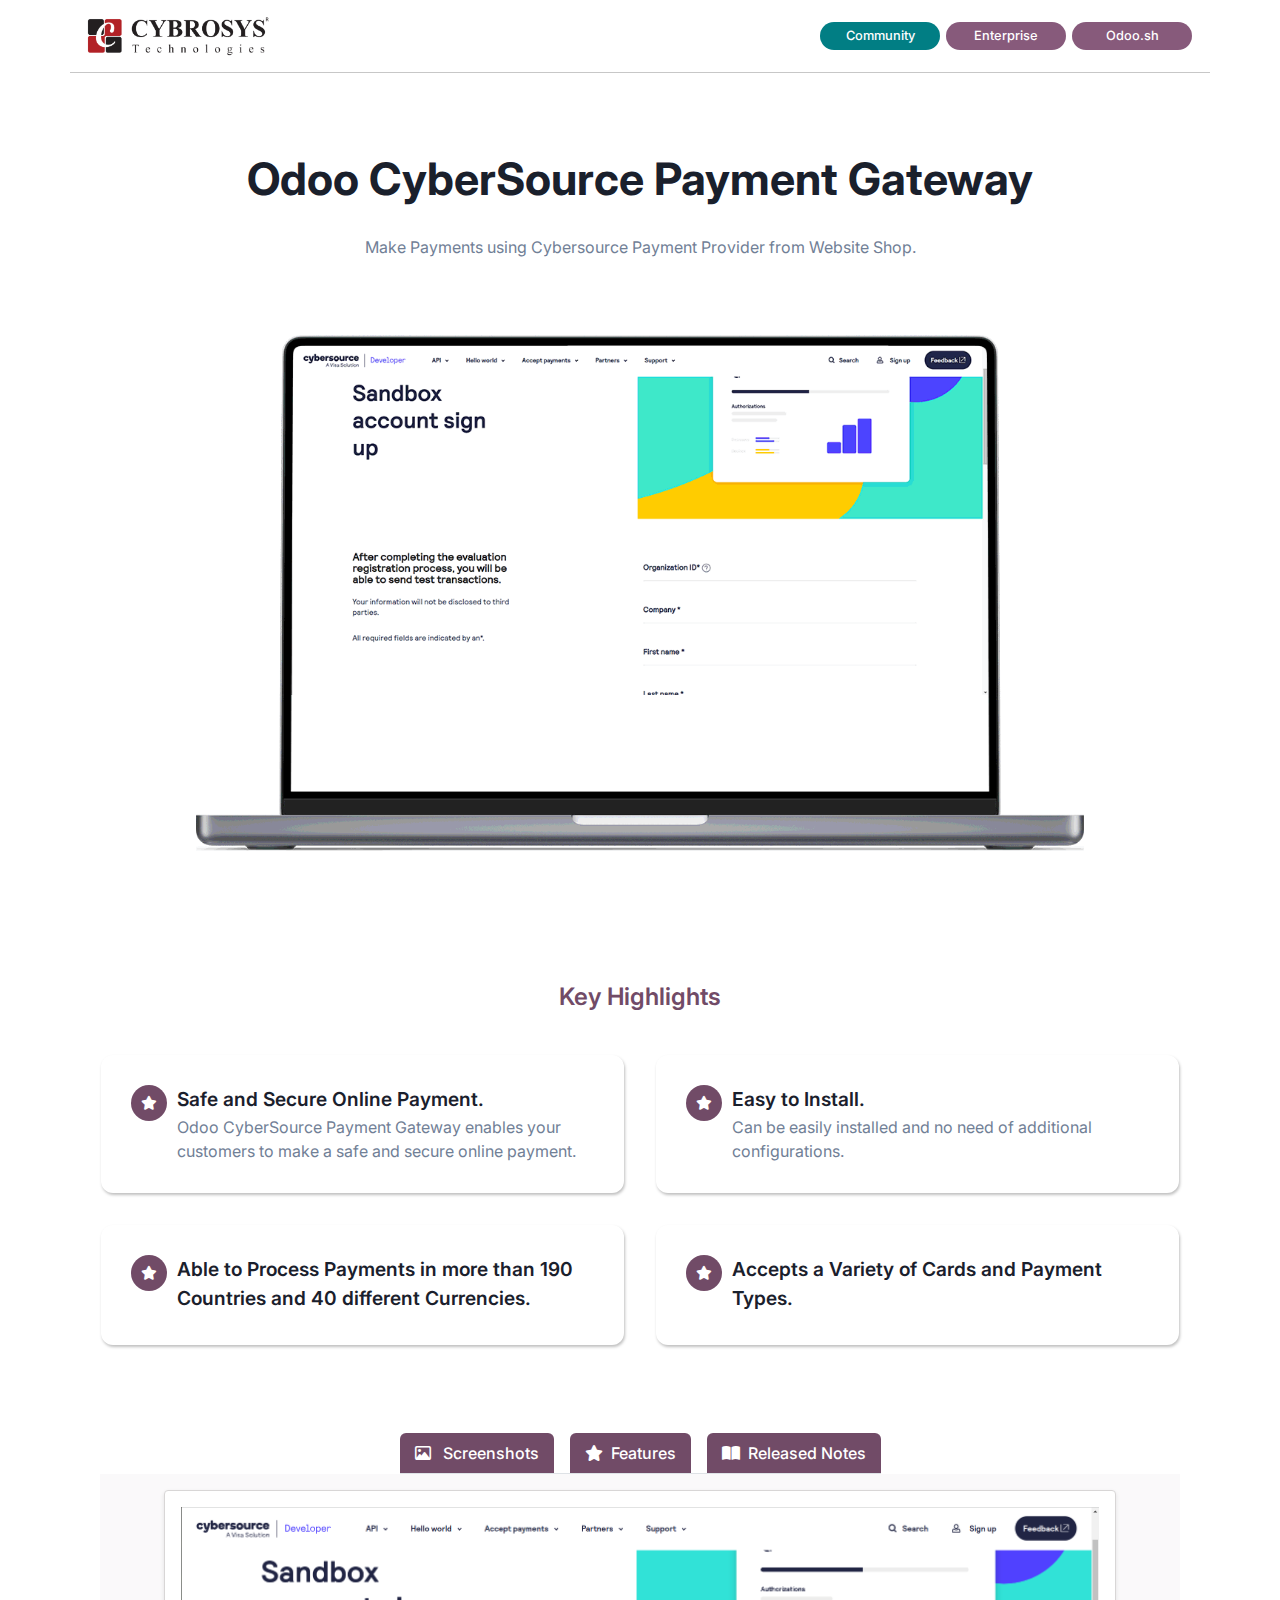
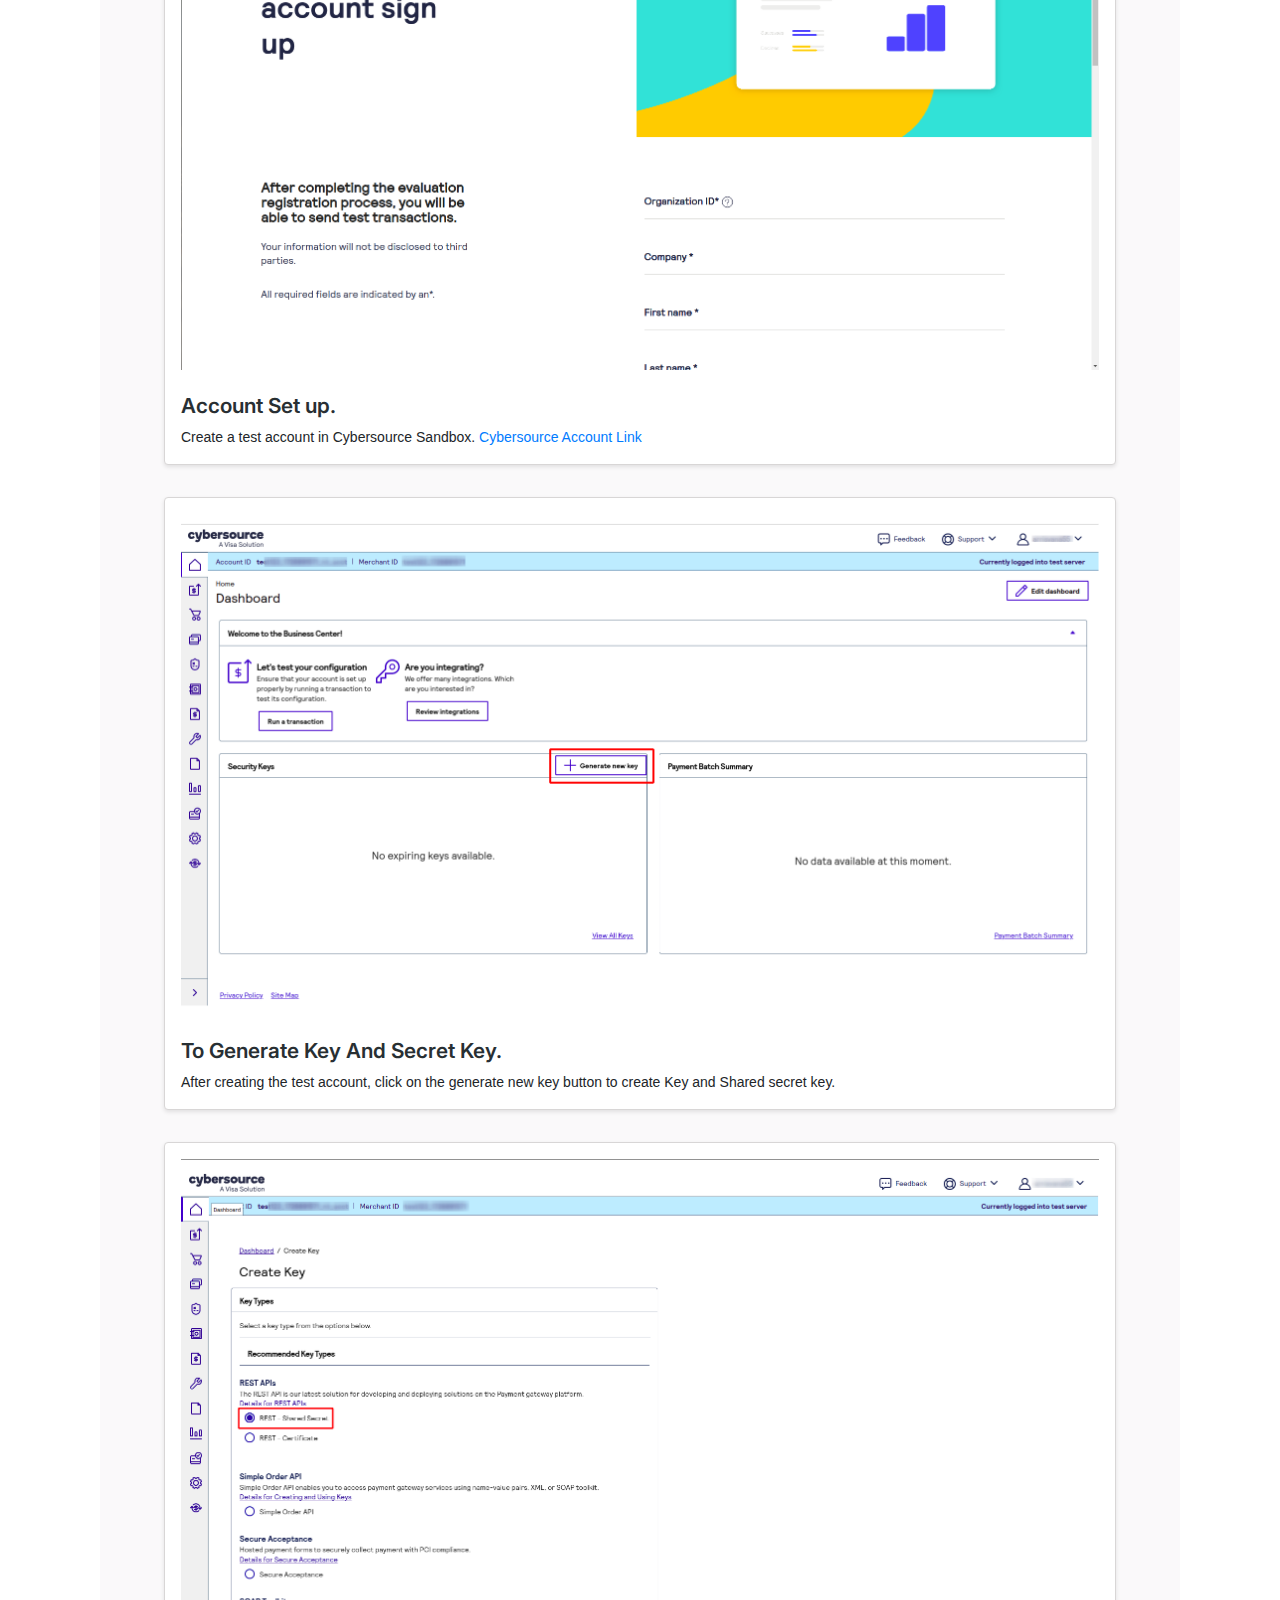
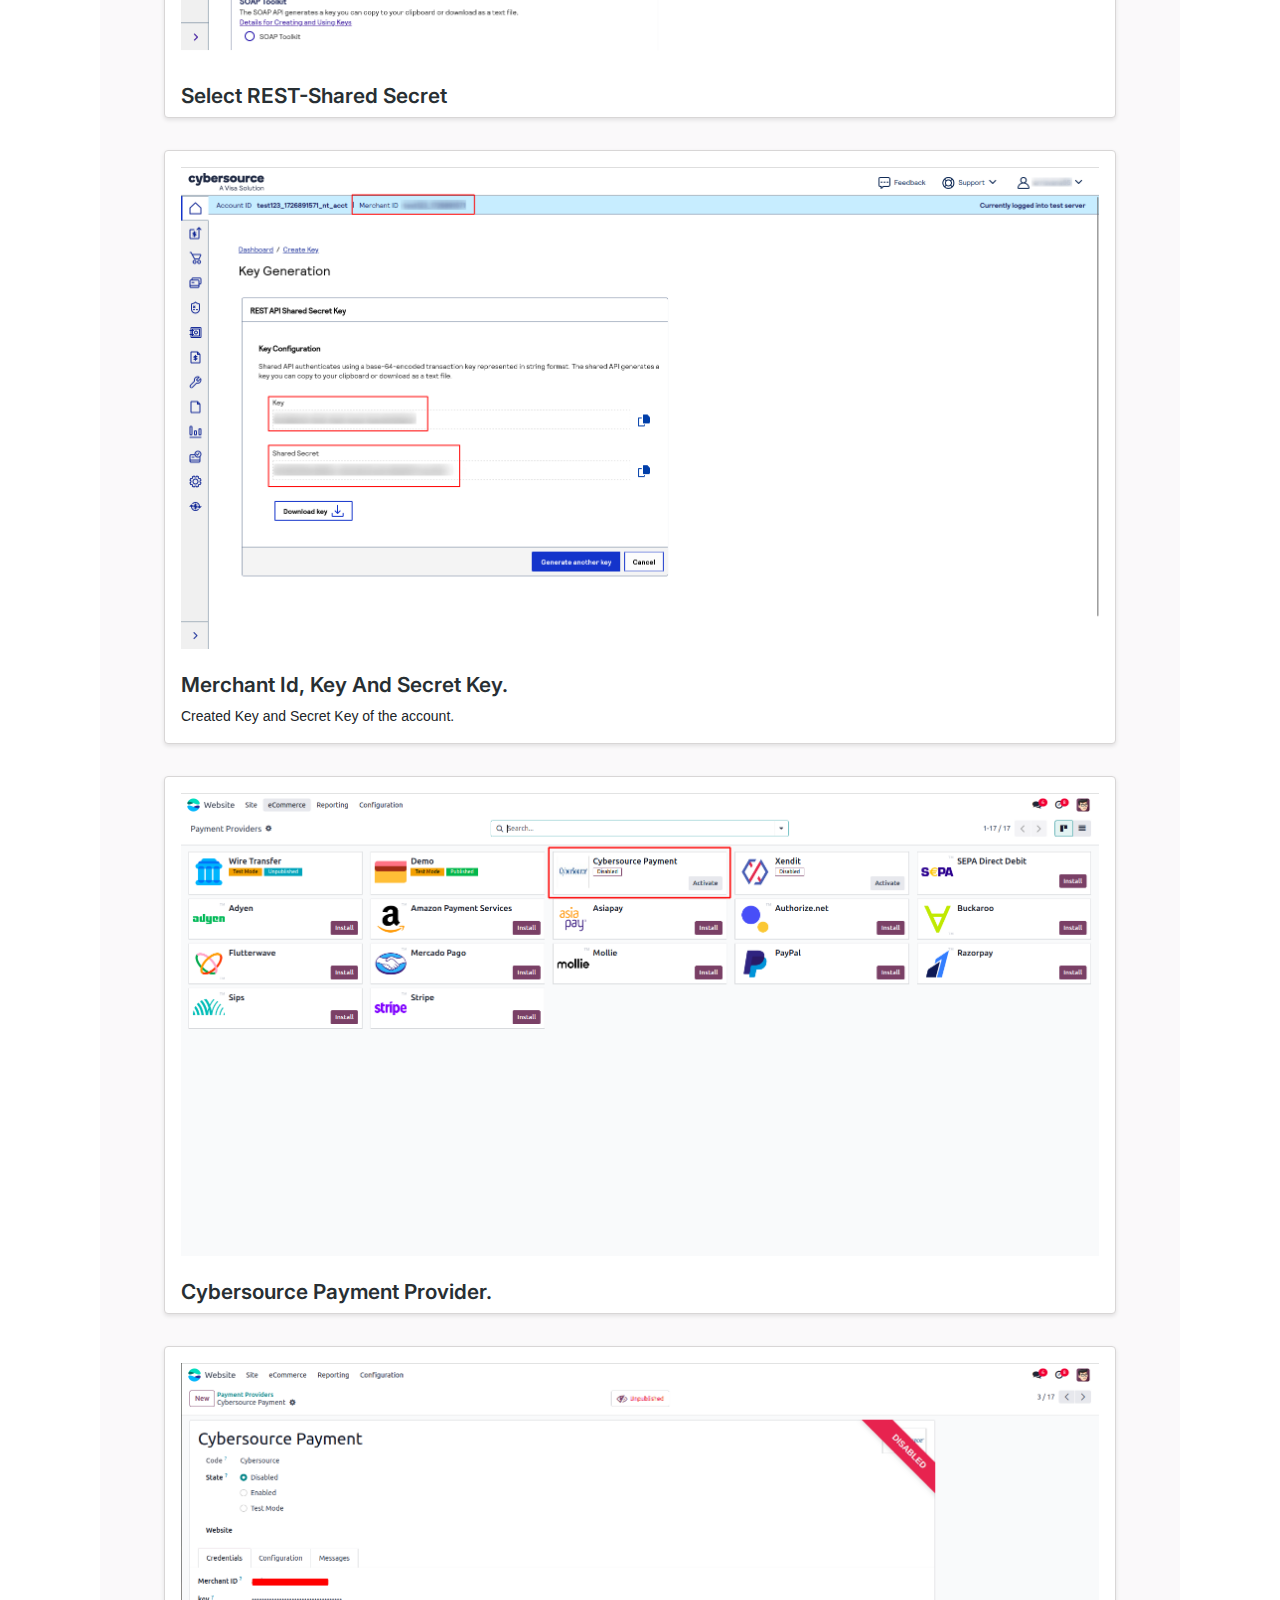
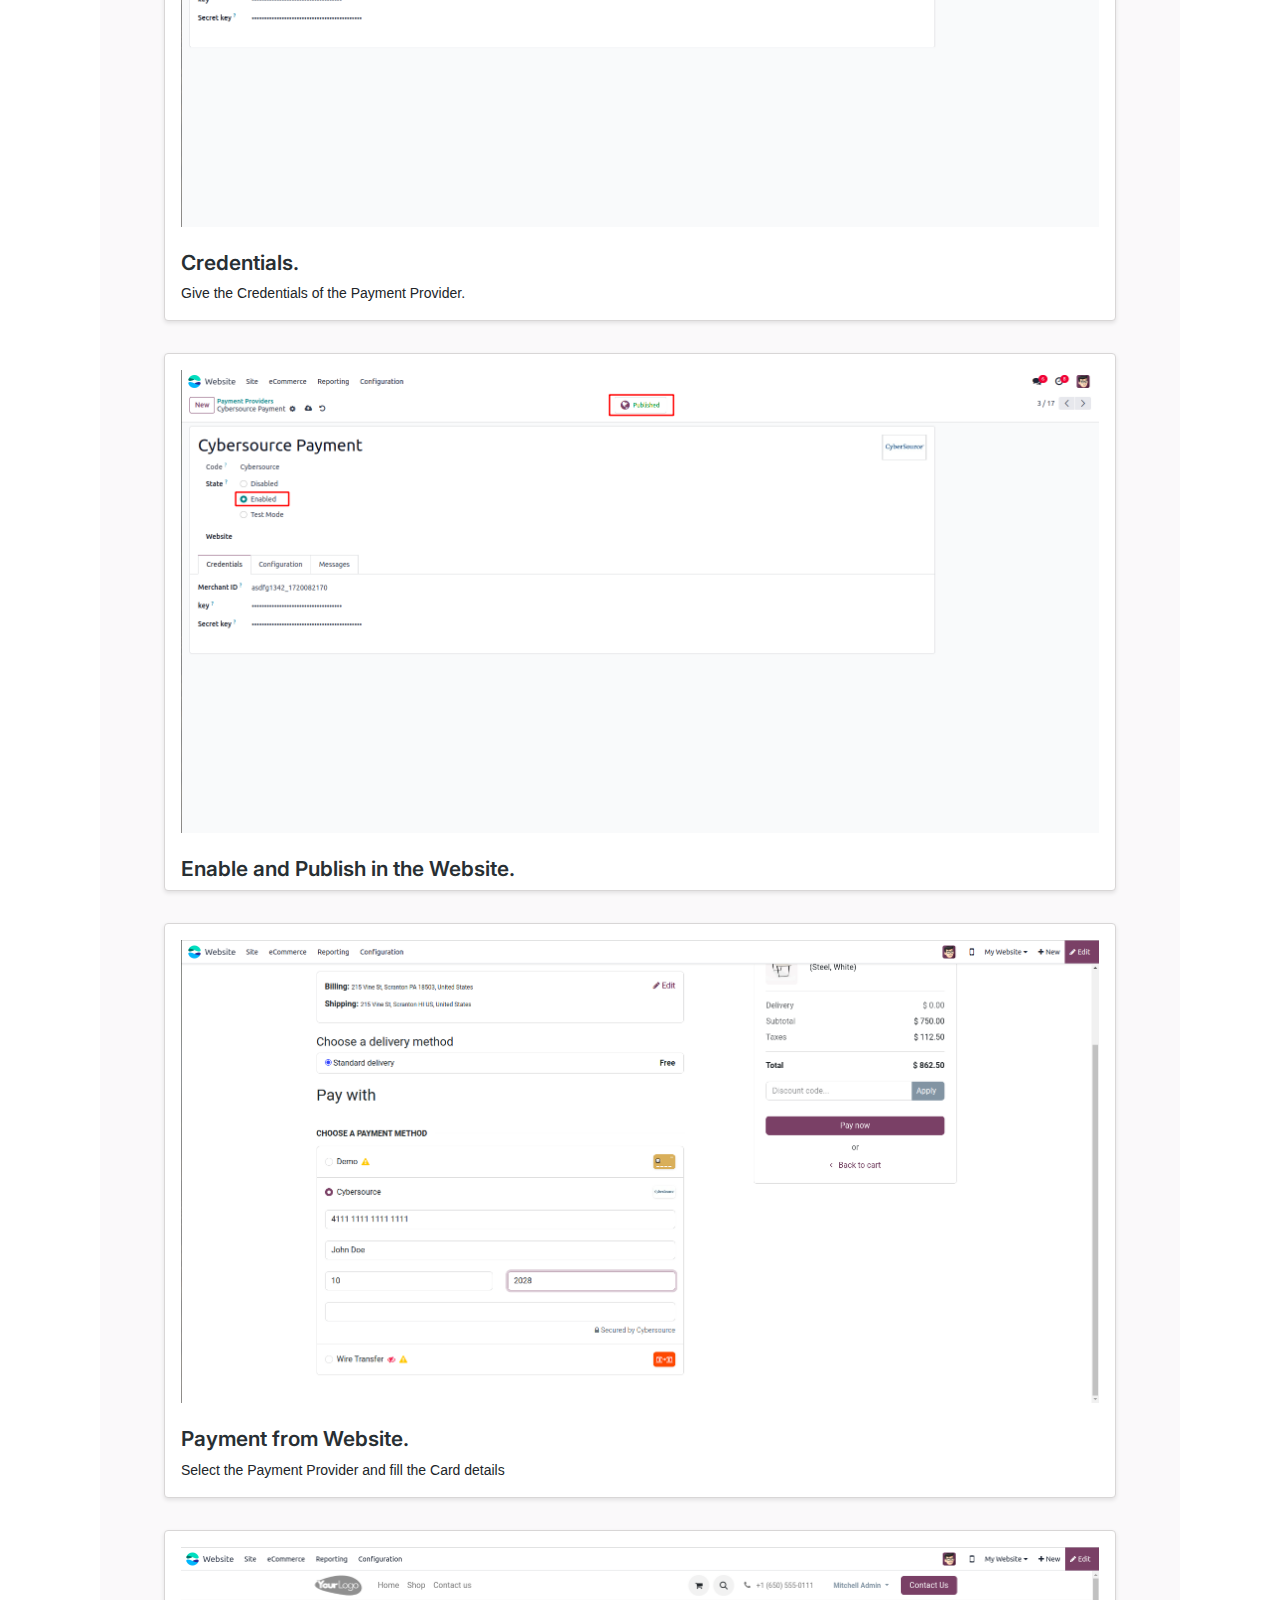
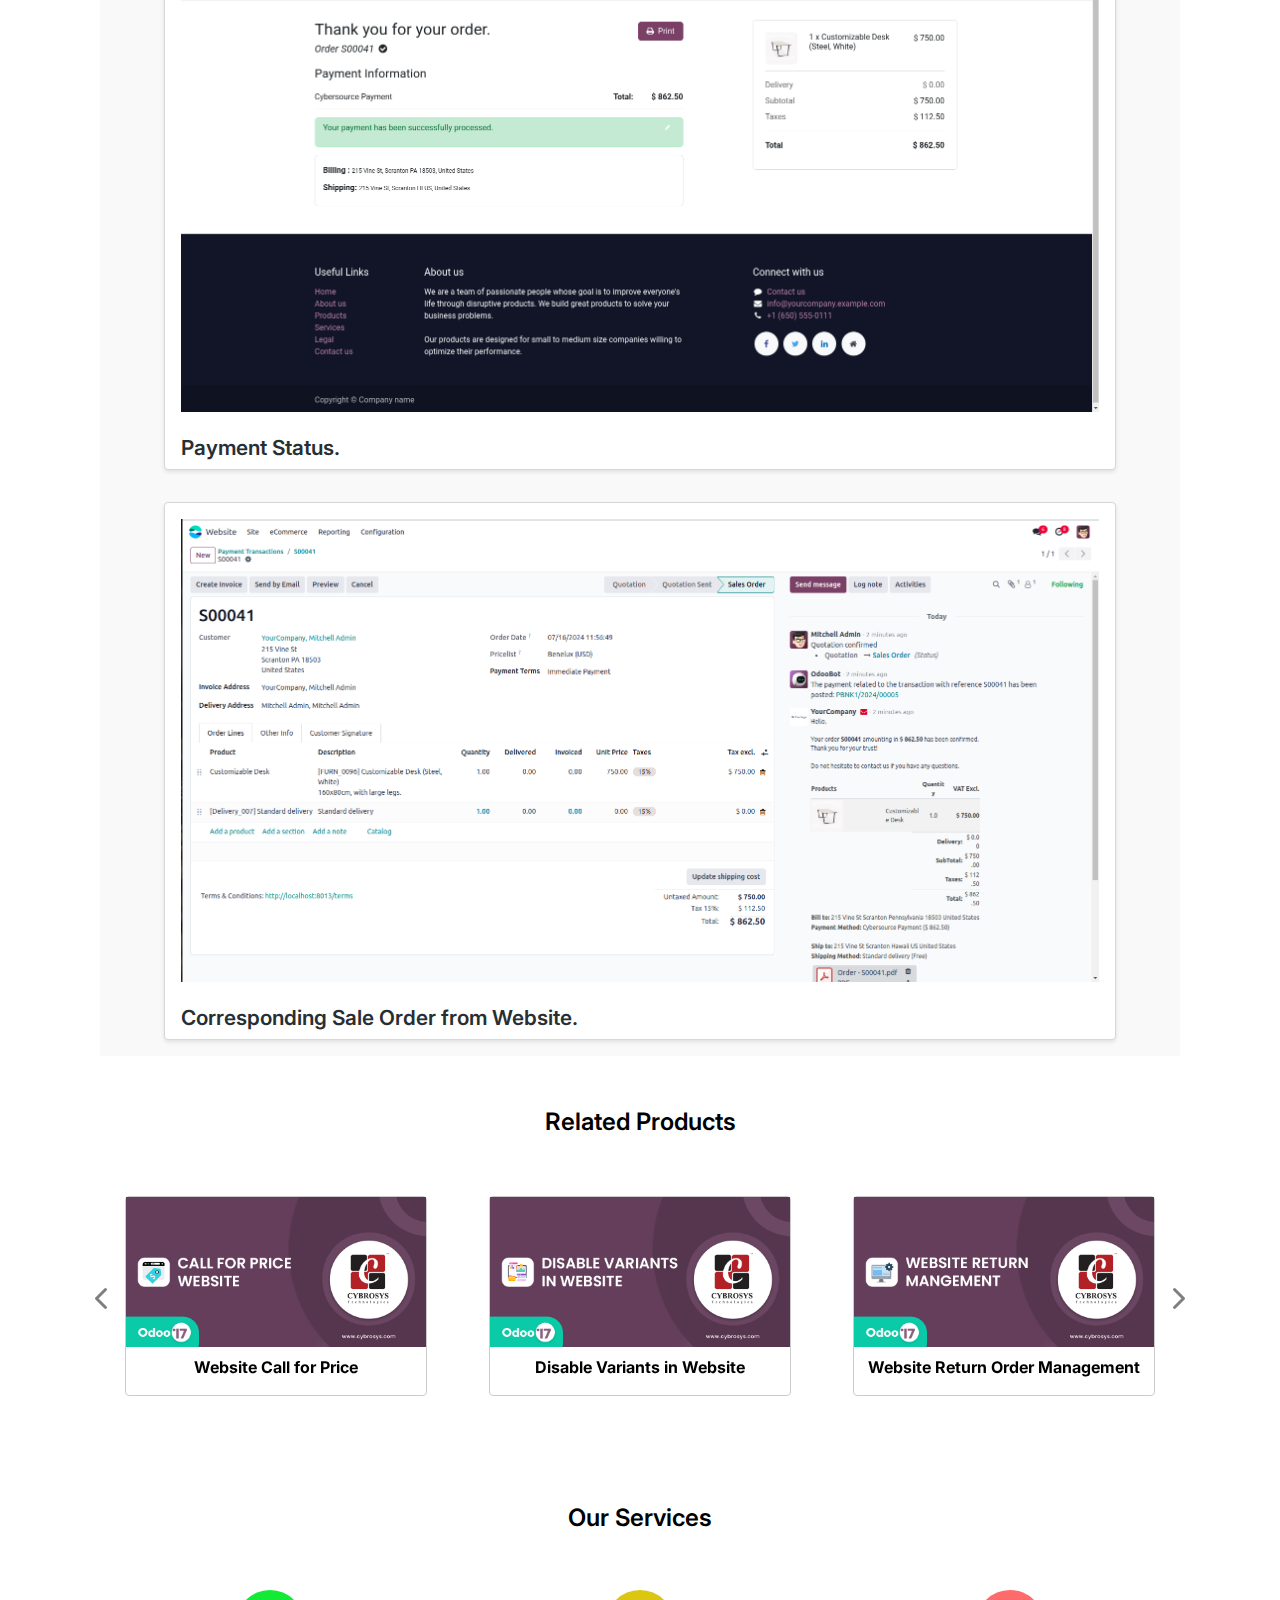
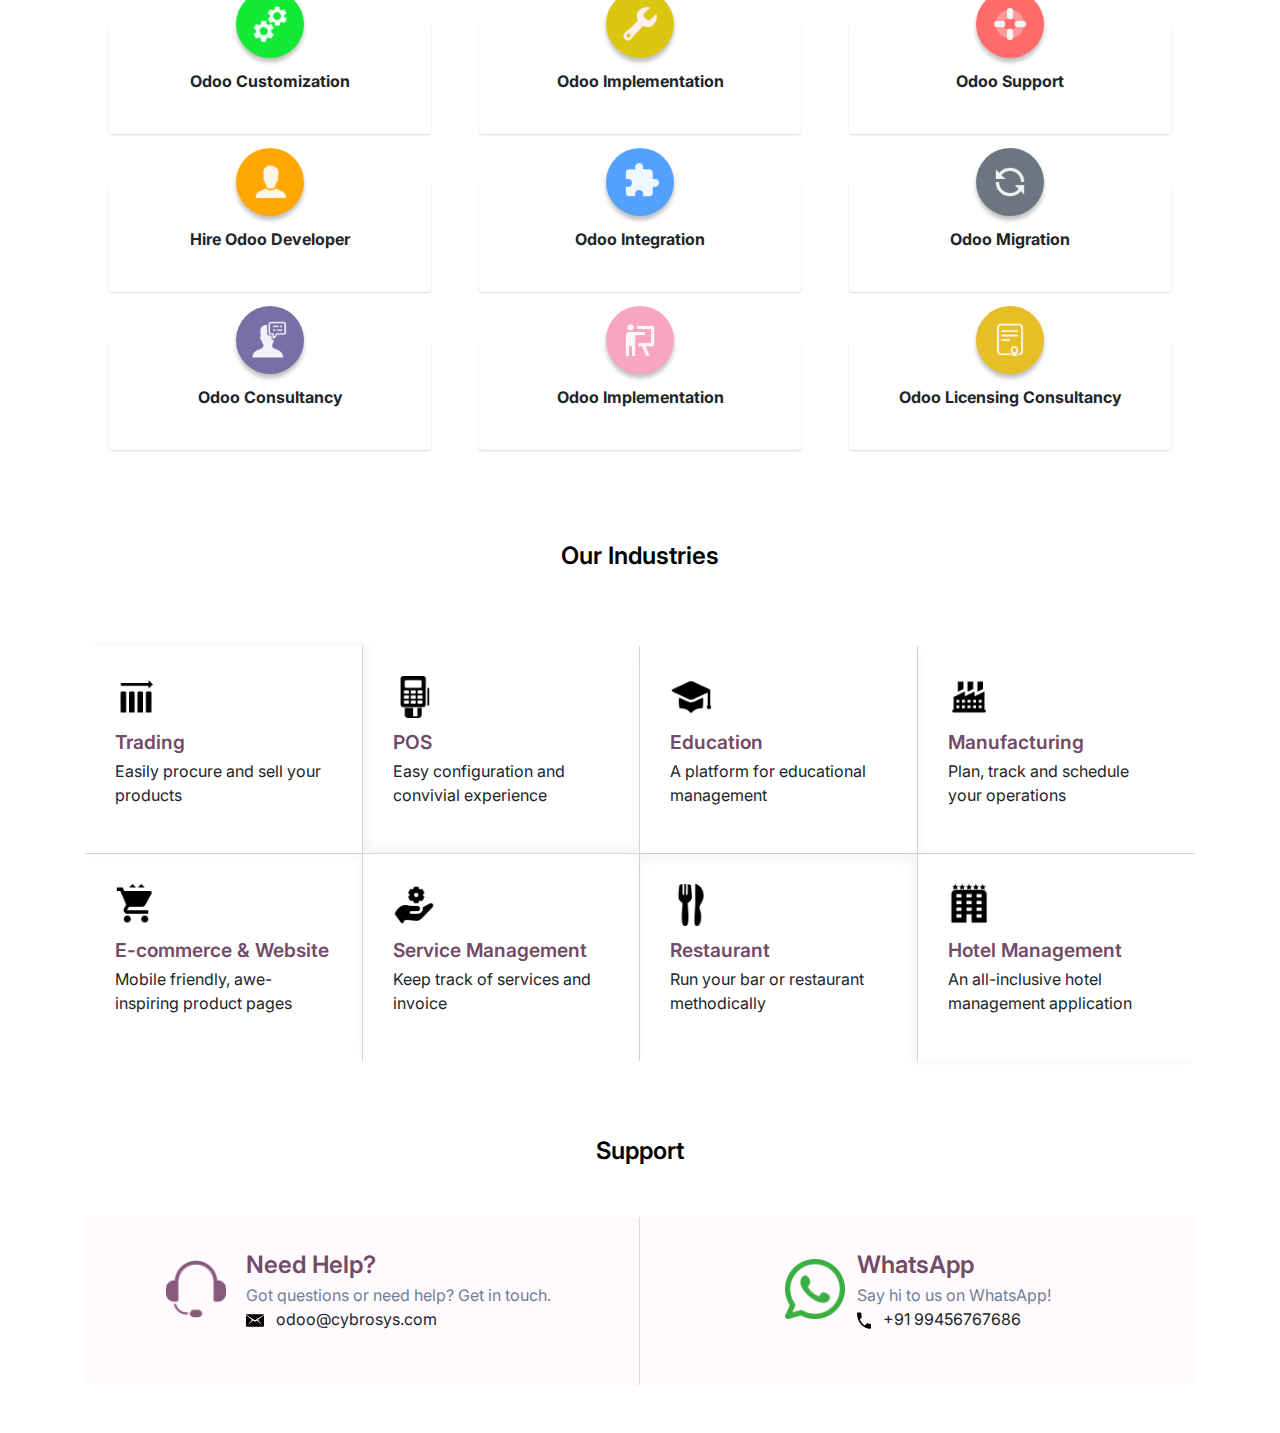
<file: advanced_payment_cybersource/static/description/index.html>
<!DOCTYPE html>
<html lang="en">
<head>
    <meta charset="UTF-8">
    <meta name="viewport" content="width=device-width, initial-scale=1.0">
    <title>Odoo App 3 Index</title>
    <!-- Bootstrap CSS -->
    <link rel="stylesheet" href="https://cdn.jsdelivr.net/npm/bootstrap@4.0.0/dist/css/bootstrap.min.css"
        integrity="sha384-Gn5384xqQ1aoWXA+058RXPxPg6fy4IWvTNh0E263XmFcJlSAwiGgFAW/dAiS6JXm" crossorigin="anonymous">
    <link rel="stylesheet" href="https://cdnjs.cloudflare.com/ajax/libs/font-awesome/6.2.1/css/all.min.css">
    <link rel="preconnect" href="https://fonts.googleapis.com">
    <link rel="preconnect" href="https://fonts.gstatic.com" crossorigin>
    <link href="https://fonts.googleapis.com/css2?family=Inter:wght@400;500;600;700;800&display=swap" rel="stylesheet">
</head>
<body>
    <section>
        <div class="container" style="font-family: 'Inter', sans-serif !important;background-color: #fff !important;">
            <div class="row">
                <div class="col-sm-12 col-md-12 col-lg-12 d-flex justify-content-between flex-wrap align-items-sm-center"
                    style="border-bottom:1px solid rgba(0, 0, 0, 0.22)">
                    <div class="my-3">
                        <img src="assets/misc/Cybrosys R.png" style="width:auto !important; height:40px !important">
                    </div>
                    <div class="my-3 d-flex align-items-center">
                        <div class="text-center"
                            style="background-color:#017E84 !important;font-size: 0.8rem !important; color:#fff !important; font-weight:500 !important; padding:4px !important; margin:0 3px !important; border-radius:50px !important; min-width: 120px !important;">
                            Community
                        </div>
                        <div class="text-center"
                            style="background-color:#875A7B !important; color:#fff !important;font-size: 0.8rem !important; font-weight:500 !important; padding:4px !important; margin:0 3px !important; border-radius:50px !important;min-width: 120px !important;">
                            Enterprise
                        </div>
                        <div class="text-center"
                            style="background-color:#875A7B !important; color:#fff !important;font-size: 0.8rem !important; font-weight:500 !important; padding:4px !important; margin:0 3px !important; border-radius:50px !important;min-width: 120px !important;">
                            Odoo.sh
                        </div>
                    </div>
                </div>
            </div>
            <div class="row">
                <div class="col-sm-12 col-md-12 col-lg-12 text-center d-flex align-items-center flex-column"
                    style="margin: 80px 0px !important;">
                    <h1 style="font-size: 2.8rem;font-weight: 700; color:
                    #1A202C;">
                        Odoo CyberSource Payment Gateway</h1>
                    <p class="my-3 mb-4"
                        style="max-width: 80%; font-weight: 400 !important; line-height: 32px; color: #718096;">
                       Make Payments using Cybersource Payment Provider from Website Shop.
                    </p>
                    <div style="width: 80%; margin-top: 3rem;">
                        <img src="assets/screenshots/hero.gif" class="img-responsive" width="100%" height="auto">
                    </div>
                </div>
            </div>
            <div class="container mt-5 mb-5">
                <div class="col-lg-12 d-flex flex-column justify-content-center align-items-center mt-4">
                    <p class="m-0" style="font-weight: 600; font-size: 24px; color:#714b67 !important">Key Highlights
                    </p>
                </div>
                <div class="row py-4">
                    <div class="col-md-6 col-sm-12 p-3">
                        <div class="d-flex   h-100" style="padding: 30px;border-radius: 12px;
                                    background: #FFF;
                                    box-shadow: 1px 2px 3px 0px rgba(0, 0, 0, 0.25); ">
                            <div style="width: 36px; height: 36px; border-radius: 50%; background: #714B67;
                                    display: flex; justify-content: center; align-items: center;
                                    margin-right: 10px; flex-shrink: 0;">
                                <i class="fa-solid fa-star  " style="color: #fff;font-size:14px;"></i>
                            </div>
                            <div>
                                <p style="color: #1A202C;font-weight: 600;
                                      font-size: 1.2rem; margin-bottom: 2px;">Safe and Secure Online Payment.</p>
                                <p class="m-0" style="color:#718096">Odoo CyberSource Payment Gateway enables
                                    your customers to make a safe and secure online payment.
                                </p>
                            </div>
                        </div>
                    </div>
                    <div class="col-md-6 col-sm-12 p-3">
                        <div class="d-flex   h-100" style="padding: 30px;border-radius: 12px;
                                    background: #FFF;
                                    box-shadow: 1px 2px 3px 0px rgba(0, 0, 0, 0.25); ">
                            <div style="width: 36px; height: 36px; border-radius: 50%; background: #714B67;
                                    display: flex; justify-content: center; align-items: center;
                                    margin-right: 10px; flex-shrink: 0;">
                                <i class="fa-solid fa-star  " style="color: #fff;font-size:14px;"></i>
                            </div>
                            <div>
                                <p style="color: #1A202C;font-weight: 600;
                                      font-size: 1.2rem; margin-bottom: 2px;">Easy to Install.</p>
                                <p class="m-0" style="color:#718096">Can be easily installed and no need of additional configurations.
                                </p>
                            </div>
                        </div>
                    </div>
                    <div class="col-md-6 col-sm-12 p-3">
                        <div class="d-flex   h-100" style="padding: 30px;border-radius: 12px;
                                    background: #FFF;
                                    box-shadow: 1px 2px 3px 0px rgba(0, 0, 0, 0.25); ">
                            <div style="width: 36px; height: 36px; border-radius: 50%; background: #714B67;
                                    display: flex; justify-content: center; align-items: center;
                                    margin-right: 10px; flex-shrink: 0;">
                                <i class="fa-solid fa-star  " style="color: #fff;font-size:14px;"></i>
                            </div>
                            <div>
                                <p style="color: #1A202C;font-weight: 600;
                                      font-size: 1.2rem; margin-bottom: 2px;">Able to Process Payments in more than 190 Countries and 40 different Currencies.</p>
                            </div>
                        </div>
                    </div>
                    <div class="col-md-6 col-sm-12 p-3">
                        <div class="d-flex   h-100" style="padding: 30px;border-radius: 12px;
                                    background: #FFF;
                                    box-shadow: 1px 2px 3px 0px rgba(0, 0, 0, 0.25); ">
                            <div style="width: 36px; height: 36px; border-radius: 50%; background: #714B67;
                                    display: flex; justify-content: center; align-items: center;
                                    margin-right: 10px; flex-shrink: 0;">
                                <i class="fa-solid fa-star  " style="color: #fff;font-size:14px;"></i>
                            </div>
                            <div>
                                <p style="color: #1A202C;font-weight: 600;
                                      font-size: 1.2rem; margin-bottom: 2px;">Accepts a Variety of Cards and Payment Types.</p>
                            </div>
                        </div>
                    </div>
                </div>
            </div>
            <div class="container rounded" >
                <ul class="nav nav-tabs d-flex" style="width: fit-content;margin: 0 auto;gap: 1rem;">
                    <li class="col text-center py-2 text-nowrap "
                        style="color: #fff; background-color: #714B67;border-radius: 6px 6px 0px 0px;"><a
                            class="active show" data-toggle="tab" href="#tab1"
                            style="color: #fff;font-weight: 500; background-color: #714B67; text-decoration: none;">
                            <i class="fa-regular fa-image  pr-2" style="color: #fff;"></i>
                            Screenshots</a></li>
                    <li class="col text-center py-2 text-nowrap "
                        style="color: #fff; background-color: #714B67;border-radius: 6px 6px 0px 0px;"><a
                            data-toggle="tab" href="#tab2"
                            style="color: #fff;font-weight: 500;  text-decoration: none;"><i
                                class="fa-solid fa-star  pr-2" style="color: #fff;"></i>Features</a></li>
                    <li class="col text-center py-2 text-nowrap "
                        style="color: #fff; background-color: #714B67;border-radius: 6px 6px 0px 0px;"><a
                            data-toggle="tab" href="#tab3"
                            style="color: #fff;font-weight: 500; text-decoration: none; background-color: #714B67;"><i
                                class="fa-solid fa-book-open  pr-2" style="color: #fff;"></i>Released Notes</a></li>
                </ul>
                <div class="tab-content" style="background-color: rgba(121, 113, 119, 0.04);">
                    <div id="tab1" class="tab-pane fade in active show">
                        <div class="col-lg-12 py-2" style="padding: 1rem 4rem !important;">
                            <div
                                style="border: 1px solid #d8d6d6; border-radius: 4px; background: #fff; box-shadow: 0 2px 4px rgba(0, 0, 0, 0.1);">
                                <div class="row justify-content-center p-3 w-100 m-0">
                                    <img src="assets/screenshots/1.png" class="img-responsive" width="100%" height="auto">
                                </div>
                                <div class="px-3">
                                    <h4 class="mt-2"
                                        style=" font-weight:600 !important; color:#282F33 !important; font-size:1.3rem !important">
                                        Account Set up.</h4>
                                <p style="font-weight: 400; font-family: 'Montserrat', sans-serif; font-size: 14px;">
                                    Create a test account in Cybersource Sandbox.
                                    <a href="https://developer.cybersource.com/hello-world/sandbox.html">Cybersource Account Link</a>
                                </p>
                                </div>
                            </div>
                        </div>
                        <div class="col-lg-12 py-2" style="padding: 1rem 4rem !important;">
                            <div
                                style="border: 1px solid #d8d6d6; border-radius: 4px;  background: #fff; box-shadow: 0 2px 4px rgba(0, 0, 0, 0.1);">
                                <div class="row justify-content-center p-3 w-100 m-0">
                                    <img src="assets/screenshots/2.png" class="img-responsive" width="100%" height="auto">
                                </div>
                                <div class="px-3">
                                    <h4 class="mt-2"
                                        style=" font-weight:600 !important; color:#282F33 !important; font-size:1.3rem !important">
                                        To Generate Key And Secret Key.</h4>
                                    <p style="font-weight: 400; font-family: 'Montserrat', sans-serif; font-size: 14px;">
                                        After creating the test account, click on the generate new key button to create Key and Shared secret key.
                                    </p>
                                </div>
                            </div>
                        </div>
                        <div class="col-lg-12 py-2" style="padding: 1rem 4rem !important;">
                            <div
                                style="border: 1px solid #d8d6d6; border-radius: 4px;  background: #fff; box-shadow: 0 2px 4px rgba(0, 0, 0, 0.1);">
                                <div class="row justify-content-center p-3 w-100 m-0">
                                    <img src="assets/screenshots/3.png" class="img-responsive" width="100%" height="auto">
                                </div>
                                <div class="px-3">
                                    <h4 class="mt-2"
                                        style=" font-weight:600 !important; color:#282F33 !important; font-size:1.3rem !important">
                                        Select REST-Shared Secret</h4>
                                </div>
                            </div>
                        </div>
                        <div class="col-lg-12 py-2" style="padding: 1rem 4rem !important;">
                            <div
                                style="border: 1px solid #d8d6d6; border-radius: 4px;  background: #fff; box-shadow: 0 2px 4px rgba(0, 0, 0, 0.1);">
                                <div class="row justify-content-center p-3 w-100 m-0">
                                    <img src="assets/screenshots/3_1.png" class="img-responsive" width="100%" height="auto">
                                </div>
                                <div class="px-3">
                                    <h4 class="mt-2"
                                        style=" font-weight:600 !important; color:#282F33 !important; font-size:1.3rem !important">
                                        Merchant Id, Key And Secret Key.</h4>
                                    <p style="font-weight: 400; font-family: 'Montserrat', sans-serif; font-size: 14px;">
                                        Created Key and Secret Key of the account.
                                    </p>
                                </div>
                            </div>
                        </div>
                        <div class="col-lg-12 py-2" style="padding: 1rem 4rem !important;">
                            <div
                                style="border: 1px solid #d8d6d6; border-radius: 4px;  background: #fff; box-shadow: 0 2px 4px rgba(0, 0, 0, 0.1);">
                                <div class="row justify-content-center p-3 w-100 m-0">
                                    <img src="assets/screenshots/4.png" class="img-responsive" width="100%" height="auto">
                                </div>
                                <div class="px-3">
                                    <h4 class="mt-2"
                                        style=" font-weight:600 !important; color:#282F33 !important; font-size:1.3rem !important">
                                        Cybersource Payment Provider.</h4>
                                </div>
                            </div>
                        </div>
                        <div class="col-lg-12 py-2" style="padding: 1rem 4rem !important;">
                            <div
                                style="border: 1px solid #d8d6d6; border-radius: 4px;  background: #fff; box-shadow: 0 2px 4px rgba(0, 0, 0, 0.1);">
                                <div class="row justify-content-center p-3 w-100 m-0">
                                    <img src="assets/screenshots/5.png" class="img-responsive" width="100%" height="auto">
                                </div>
                                <div class="px-3">
                                    <h4 class="mt-2"
                                        style=" font-weight:600 !important; color:#282F33 !important; font-size:1.3rem !important">
                                        Credentials.</h4>
                                    <p style="font-weight: 400; font-family: 'Montserrat', sans-serif; font-size: 14px;">
                                        Give the Credentials of the Payment Provider.
                                    </p>
                                </div>
                            </div>
                        </div>
                        <div class="col-lg-12 py-2" style="padding: 1rem 4rem !important;">
                            <div
                                style="border: 1px solid #d8d6d6; border-radius: 4px;  background: #fff; box-shadow: 0 2px 4px rgba(0, 0, 0, 0.1);">
                                <div class="row justify-content-center p-3 w-100 m-0">
                                    <img src="assets/screenshots/6.png" class="img-responsive" width="100%" height="auto">
                                </div>
                                <div class="px-3">
                                    <h4 class="mt-2"
                                        style=" font-weight:600 !important; color:#282F33 !important; font-size:1.3rem !important">
                                        Enable and Publish in the Website.</h4>
                                </div>
                            </div>
                        </div>
                        <div class="col-lg-12 py-2" style="padding: 1rem 4rem !important;">
                            <div
                                style="border: 1px solid #d8d6d6; border-radius: 4px;  background: #fff; box-shadow: 0 2px 4px rgba(0, 0, 0, 0.1);">
                                <div class="row justify-content-center p-3 w-100 m-0">
                                    <img src="assets/screenshots/7.png" class="img-responsive" width="100%" height="auto">
                                </div>
                                <div class="px-3">
                                    <h4 class="mt-2"
                                        style=" font-weight:600 !important; color:#282F33 !important; font-size:1.3rem !important">
                                        Payment from Website.</h4>
                                    <p style="font-weight: 400; font-family: 'Montserrat', sans-serif; font-size: 14px;">
                                        Select the Payment Provider and fill the Card details
                                    </p>
                                </div>
                            </div>
                        </div>
                        <div class="col-lg-12 py-2" style="padding: 1rem 4rem !important;">
                            <div
                                style="border: 1px solid #d8d6d6; border-radius: 4px;  background: #fff; box-shadow: 0 2px 4px rgba(0, 0, 0, 0.1);">
                                <div class="row justify-content-center p-3 w-100 m-0">
                                    <img src="assets/screenshots/8.png" class="img-responsive" width="100%" height="auto">
                                </div>
                                <div class="px-3">
                                    <h4 class="mt-2"
                                        style=" font-weight:600 !important; color:#282F33 !important; font-size:1.3rem !important">
                                        Payment Status.</h4>
                                </div>
                            </div>
                        </div>
                        <div class="col-lg-12 py-2" style="padding: 1rem 4rem !important;">
                            <div
                                style="border: 1px solid #d8d6d6; border-radius: 4px;  background: #fff; box-shadow: 0 2px 4px rgba(0, 0, 0, 0.1);">
                                <div class="row justify-content-center p-3 w-100 m-0">
                                    <img src="assets/screenshots/9.png" class="img-responsive" width="100%" height="auto">
                                </div>
                                <div class="px-3">
                                    <h4 class="mt-2"
                                        style=" font-weight:600 !important; color:#282F33 !important; font-size:1.3rem !important">
                                        Corresponding Sale Order from Website.</h4>
                                </div>
                            </div>
                        </div>
                    </div>
                    <div id="tab2" class="tab-pane fade">
                        <div class="col-mg-12" style="padding: 1rem 4rem;">
                            <ul style="list-style: none; padding: 1rem 0;font-weight: 500;">
                                <li class="py-3"
                                    style="font-weight: 500;background-color: #fff; border-radius: 4px; padding: 1rem; margin-bottom: 1rem; box-shadow: 0 2px 4px rgba(0, 0, 0, 0.1);">
                                    <span style="margin-right: 12px;"><img src="assets/misc/star (1) 2.svg" alt=""
                                            width="16px"></span>Safe and Secure Online Payments.
                                </li>
                                <li class="py-3"
                                    style="font-weight: 500;background-color: #fff; border-radius: 4px; padding: 1rem; margin-bottom: 1rem; box-shadow: 0 2px 4px rgba(0, 0, 0, 0.1);">
                                    <span style="margin-right: 12px;"><img src="assets/misc/star (1) 2.svg" alt=""
                                            width="16px"></span>Cybersource is able to Process Payments in more than 190 Countries and 40 different Currencies.
                                </li>
                                <li class="py-3"
                                    style="font-weight: 500;background-color: #fff; border-radius: 4px; padding: 1rem; margin-bottom: 1rem; box-shadow: 0 2px 4px rgba(0, 0, 0, 0.1);">
                                    <span style="margin-right: 12px;"><img src="assets/misc/star (1) 2.svg" alt=""
                                            width="16px"></span>Accepts a variety of cards and payment types.
                                </li>
                                <li class="py-3"
                                    style="font-weight: 500;background-color: #fff; border-radius: 4px; padding: 1rem; margin-bottom: 1rem; box-shadow: 0 2px 4px rgba(0, 0, 0, 0.1);">
                                    <span style="margin-right: 12px;"><img src="assets/misc/star (1) 2.svg" alt=""
                                            width="16px"></span>Able to Connect to around 100 Acquirers/Processors Worldwide.
                                </li>
                            </ul>
                        </div>
                    </div>
                    <div id="tab3" class="tab-pane fade">
                        <div class="col-mg-12 active" style="padding: 1rem 4rem;">
                            <div class="py-3"
                                style="font-weight: 500;background-color: #fff; border-radius: 4px; padding: 1rem; box-shadow: 0 2px 4px rgba(0, 0, 0, 0.1);">
                                <div class="d-flex mb-3" style="font-size: 0.8rem; font-weight: 500;"><span>Version
                                        17.0.1.0.0</span><span class="px-2">|</span><span
                                        style="color: #714B67;font-weight: 600;">Released on:30th July 2024</span>
                                </div>
                                <p class="m-0"
                                    style=" color:#718096!important; font-size:1rem !important;line-height: 28px;">
                                    Initial Commit for Odoo CyberSource Payment Gateway.</p>
                            </div>
                        </div>
                    </div>
                </div>
            </div>
            <!-- Related Products -->
            <div class="container mt-5">
                <div class="col-lg-12 d-flex flex-column justify-content-center align-items-center mt-5">
                    <p class="m-0" style="font-weight: 600; font-size: 24px; color:#000 !important">Related Products</p>
                </div>
            </div>
            <div id="myCarousel" class="carousel slide py-3" data-ride="carousel">
                <div class="carousel-inner">
                    <div class="carousel-item active">
                        <div class="row p-4">
                            <div class="col">
                                <div class="p-3">
                                    <a href="https://apps.odoo.com/apps/modules/17.0/call_for_price_website/" style="color: #000; text-decoration: none;">
                                        <div style="border:1px solid #CBCBCB !important;border-radius: 4px;">
                                            <div style="width: 300px; ">
                                                <img src="assets/modules/2.jpg" alt="" width="100%" height="auto">
                                            </div>
                                            <p class="text-center pt-2 text-black font-weight-bold">Website Call for Price</p>
                                        </div>
                                    </a>
                                </div>
                            </div>
                            <div class="col">
                                <div class="p-3">
                                    <a href="https://apps.odoo.com/apps/modules/17.0/website_hide_variants/" style="color: #000; text-decoration: none;">
                                        <div style="border:1px solid #CBCBCB !important;border-radius: 4px;">
                                            <div style="width: 300px; ">
                                                <img src="assets/modules/3.jpg" alt="" width="100%" height="auto">
                                            </div>
                                            <p class="text-center pt-2 text-black font-weight-bold">Disable Variants in Website</p>
                                        </div>
                                    </a>
                                </div>
                            </div>
                            <div class="col">
                                <div class="p-3">
                                    <a href="https://apps.odoo.com/apps/modules/17.0/website_return_management/" style="color: #000; text-decoration: none;">
                                        <div style="border:1px solid #CBCBCB !important;border-radius: 4px;">
                                            <div style="width: 300px; ">
                                                <img src="assets/modules/4.jpg" alt="" width="100%" height="auto">
                                            </div>
                                            <p class="text-center pt-2 text-black font-weight-bold">Website Return Order Management</p>
                                        </div>
                                    </a>
                                </div>
                            </div>
                        </div>
                    </div>
                    <div class="carousel-item">
                        <div class="row p-4">
                            <div class="col">
                                <div class="p-3">
                                    <a href="https://apps.odoo.com/apps/modules/17.0/website_custom_contact_us/" style="color: #000; text-decoration: none;">
                                        <div style="border:1px solid #CBCBCB !important;border-radius: 4px;">
                                            <div style="width: 300px; ">
                                                <img src="assets/modules/5.png" alt="" width="100%" height="auto">
                                            </div>
                                            <p class="text-center pt-2 text-black font-weight-bold">Website Custom Contact Us</p>
                                        </div>
                                    </a>
                                </div>
                            </div>
                            <div class="col">
                                <div class="p-3">
                                    <a href="https://apps.odoo.com/apps/modules/17.0/website_signup_approval/" style="color: #000; text-decoration: none;">
                                        <div style="border:1px solid #CBCBCB !important;border-radius: 4px;">
                                            <div style="width: 300px;">
                                                <img src="assets/modules/6.jpg" alt="" width="100%" height="auto">

                                            </div>
                                            <p class="text-center pt-2 text-black font-weight-bold">Website Signup Approval</p>
                                        </div>
                                    </a>
                                </div>
                            </div>
                            <div class="col">
                                <div class="p-3">
                                    <a href="https://apps.odoo.com/apps/modules/17.0/table_reservation_on_website/" style="color: #000; text-decoration: none;">
                                        <div style="border:1px solid #CBCBCB !important;border-radius: 4px;">
                                            <div style="width: 300px;">
                                                <img src="assets/modules/1.png" alt="" width="100%" height="auto">
                                            </div>
                                            <p class="text-center pt-2 text-black font-weight-bold">Table Reservation on Website</p>
                                        </div>
                                    </a>
                                </div>
                            </div>
                        </div>
                    </div>
                </div>
                <a class="carousel-control-prev" href="#myCarousel" data-slide="prev" style="width: 35px; color: #000;">
                    <span class="carousel-control-prev-icon">
                        <i class="fa fa-chevron-left" style="font-size: 24px;"></i>
                    </span>
                </a>
                <a class="carousel-control-next" href="#myCarousel" data-slide="next" style="width: 35px; color: #000;">
                    <span class="carousel-control-next-icon">
                        <i class="fa fa-chevron-right" style="font-size: 24px;"></i>
                    </span>
                </a>
            </div>
            <div class="container mt-5">
                <div class="col-lg-12 d-flex flex-column justify-content-center align-items-center mt-4">
                    <p class="m-0" style="font-weight: 600; font-size: 24px; color:#000 !important">Our Services</p>
                </div>
            </div>
            <div class="container my-5">
                <div class="row py-3">
                    <div class="col-md-4 col-sm-6 px-4 py-4">
                        <div
                            style="background-color: #fff; padding: 25px; text-align: center;  box-shadow: rgba(0, 0, 0, 0.1) 0px 1px 3px 0px, rgba(0, 0, 0, 0.06) 0px 1px 2px 0px; position: relative;border-radius: 4px;">
                            <div style="position: absolute; top: 0%; left: 50%; transform: translate(-50%, -50%);">
                                <div style="background-color:#13EA36 ; border-radius: 50%; padding: 15px;    width: 68px;
                                    height: 68px; display: inline-block; box-shadow:0px 4px 4px rgba(0, 0, 0, 0.25);">
                                    <img src="assets/icons/cogs.png" alt="service-icon" width="38px" height="auto">
                                </div>
                            </div>
                            <p style="margin-top: 20px; font-weight: bold;">Odoo Customization</p>
                        </div>
                    </div>
                    <div class="col-md-4 col-sm-6 px-4 py-4">
                        <div
                            style="background-color: #fff; padding: 25px; text-align: center; box-shadow: rgba(0, 0, 0, 0.1) 0px 1px 3px 0px, rgba(0, 0, 0, 0.06) 0px 1px 2px 0px; position: relative;border-radius: 4px;">
                            <div style="position: absolute; top: 0%; left: 50%; transform: translate(-50%, -50%);">
                                <div style="background-color:#DBC711; border-radius: 50%; padding: 15px;    width: 68px;
                                    height: 68px; display: inline-block; box-shadow:0px 4px 4px rgba(0, 0, 0, 0.25);">
                                    <img src="assets/icons/wrench.png" alt="service-icon" width="38px" height="auto">
                                </div>
                            </div>
                            <p style="margin-top: 20px; font-weight: bold;">Odoo Implementation</p>
                        </div>
                    </div>
                    <div class="col-md-4 col-sm-6 px-4 py-4">
                        <div
                            style="background-color: #fff; padding: 25px; text-align: center;  box-shadow: rgba(0, 0, 0, 0.1) 0px 1px 3px 0px, rgba(0, 0, 0, 0.06) 0px 1px 2px 0px; position: relative; border-radius: 4px;">
                            <div style="position: absolute; top: 0%; left: 50%; transform: translate(-50%, -50%);">
                                <div style="background-color:#FF6B6B ; border-radius: 50%; padding: 15px;    width: 68px;
                                    height: 68px; display: inline-block; box-shadow:0px 4px 4px rgba(0, 0, 0, 0.25);">
                                    <img src="assets/icons/lifebuoy.png" alt="service-icon" width="38px" height="auto">
                                </div>
                            </div>
                            <p style="margin-top: 20px; font-weight: bold;">Odoo Support</p>
                        </div>
                    </div>
                    <div class="col-md-4 col-sm-6 px-4 py-4">
                        <div
                            style="background-color: #fff; padding: 25px; text-align: center; box-shadow: rgba(0, 0, 0, 0.1) 0px 1px 3px 0px, rgba(0, 0, 0, 0.06) 0px 1px 2px 0px; position: relative; border-radius: 4px;">
                            <div style="position: absolute; top: 0%; left: 50%; transform: translate(-50%, -50%);">
                                <div style="background-color:#FFA801 ; border-radius: 50%; padding: 15px;    width: 68px;
                                    height: 68px; display: inline-block; box-shadow:0px 4px 4px rgba(0, 0, 0, 0.25);">
                                    <img src="assets/icons/user.png" alt="service-icon" width="38px" height="auto">
                                </div>
                            </div>
                            <p style="margin-top: 20px; font-weight: bold;">Hire Odoo Developer</p>
                        </div>
                    </div>
                    <div class="col-md-4 col-sm-6 px-4 py-4">
                        <div
                            style="background-color: #fff; padding: 25px; text-align: center;  box-shadow: rgba(0, 0, 0, 0.1) 0px 1px 3px 0px, rgba(0, 0, 0, 0.06) 0px 1px 2px 0px; position: relative; border-radius: 4px;">
                            <div style="position: absolute; top: 0%; left: 50%; transform: translate(-50%, -50%);">
                                <div style="background-color:#54A0FF; border-radius: 50%; padding: 15px;    width: 68px;
                                    height: 68px; display: inline-block; box-shadow:0px 4px 4px rgba(0, 0, 0, 0.25);">
                                    <img src="assets/icons/puzzle.png" alt="service-icon" width="38px" height="auto">
                                </div>
                            </div>
                            <p style="margin-top: 20px; font-weight: bold;">Odoo Integration</p>
                        </div>
                    </div>
                    <div class="col-md-4 col-sm-6 px-4 py-4">
                        <div
                            style="background-color: #fff; padding: 25px; text-align: center;  box-shadow: rgba(0, 0, 0, 0.1) 0px 1px 3px 0px, rgba(0, 0, 0, 0.06) 0px 1px 2px 0px; position: relative;border-radius: 4px;">
                            <div style="position: absolute; top: 0%; left: 50%; transform: translate(-50%, -50%);">
                                <div style="background-color:#6D7680 ; border-radius: 50%; padding: 15px;    width: 68px;
                                    height: 68px; display: inline-block; box-shadow:0px 4px 4px rgba(0, 0, 0, 0.25);">
                                    <img src="assets/icons/update.png" alt="service-icon" width="38px" height="auto">
                                </div>
                            </div>
                            <p style="margin-top: 20px; font-weight: bold;">Odoo Migration</p>
                        </div>
                    </div>
                    <div class="col-md-4 col-sm-6 px-4 py-4">
                        <div
                            style="background-color: #fff; padding: 25px; text-align: center;  box-shadow: rgba(0, 0, 0, 0.1) 0px 1px 3px 0px, rgba(0, 0, 0, 0.06) 0px 1px 2px 0px; position: relative;border-radius: 4px;">
                            <div style="position: absolute; top: 0%; left: 50%; transform: translate(-50%, -50%);">
                                <div style="background-color:#786FA6 ; border-radius: 50%; padding: 15px;    width: 68px;
                                    height: 68px; display: inline-block; box-shadow:0px 4px 4px rgba(0, 0, 0, 0.25);">
                                    <img src="assets/icons/consultation.png" alt="service-icon" width="38px" height="auto">
                                </div>
                            </div>
                            <p style="margin-top: 20px; font-weight: bold;">Odoo Consultancy</p>
                        </div>
                    </div>
                    <div class="col-md-4 col-sm-6 px-4 py-4">
                        <div
                            style="background-color: #fff; padding: 25px; text-align: center; box-shadow: rgba(0, 0, 0, 0.1) 0px 1px 3px 0px, rgba(0, 0, 0, 0.06) 0px 1px 2px 0px;position: relative;border-radius: 4px;">
                            <div style="position: absolute; top: 0%; left: 50%; transform: translate(-50%, -50%);">
                                <div style="background-color:#F8A5C2 ; border-radius: 50%; padding: 15px;    width: 68px;
                                    height: 68px; display: inline-block; box-shadow:0px 4px 4px rgba(0, 0, 0, 0.25);">
                                    <img src="assets/icons/training.png" alt="service-icon" width="38px" height="auto">
                                </div>
                            </div>
                            <p style="margin-top: 20px; font-weight: bold;">Odoo Implementation</p>
                        </div>
                    </div>
                    <div class="col-md-4 col-sm-6 px-4 py-4">
                        <div
                            style="background-color: #fff; padding: 25px; text-align: center;  box-shadow: rgba(0, 0, 0, 0.1) 0px 1px 3px 0px, rgba(0, 0, 0, 0.06) 0px 1px 2px 0px; position: relative;border-radius: 4px;">
                            <div style="position: absolute; top: 0%; left: 50%; transform: translate(-50%, -50%);">
                                <div style="background-color:#E6BE26; border-radius: 50%; padding: 15px;    width: 68px;
                                    height: 68px; display: inline-block; box-shadow:0px 4px 4px rgba(0, 0, 0, 0.25);">
                                    <img src="assets/icons/license.png" alt="service-icon" width="38px" height="auto">
                                </div>
                            </div>
                            <p style="margin-top: 20px; font-weight: bold;">Odoo Licensing Consultancy</p>
                        </div>
                    </div>
                </div>
            </div>
            <div class="container mt-5">
                <div class="col-lg-12 d-flex flex-column justify-content-center align-items-center mt-4">
                    <p class="m-0" style="font-weight: 600; font-size: 24px; color:#000 !important">Our Industries</p>
                </div>
            </div>
            <div class="container">
                <div class="row my-5 py-4">
                    <div class="col-md-3 col-sm-6 p-0">
                        <div class="d-flex flex-column h-100 "
                            style="border-right: 1px solid rgb(209, 209, 209); border-bottom: 1px solid  rgb(209, 209, 209); padding: 30px; box-shadow: 6px 0 10px rgba(228, 227, 227, 0.373);">
                            <img src="assets/icons/trading-black.png" width="42px" height="auto" alt="">
                            <p style="color: #714B67;font-weight: 600; margin-top: 10px;
                           font-size: 1.2rem; margin-bottom: 2px;">Trading</p>
                            <p>Easily procure and sell your products</p>
                        </div>
                    </div>
                    <div class="col-md-3 col-sm-6  p-0">
                        <div class="d-flex flex-column h-100"
                            style="border-right: 1px solid rgb(209, 209, 209);border-bottom: 1px solid  rgb(209, 209, 209); padding: 30px;">
                            <img src="assets/icons/pos-black.png" width="42px" height="auto" alt="">
                            <p style="color: #714B67;font-weight: 600; margin-top: 10px;
                            font-size: 1.2rem; margin-bottom: 2px;">POS</p>
                            <p>Easy configuration and convivial experience</p>
                        </div>
                    </div>
                    <div class="col-md-3 col-sm-6  p-0">
                        <div class="d-flex flex-column h-100"
                            style="border-right: 1px solid  rgb(209, 209, 209);border-bottom: 1px solid   rgba(0, 0, 0, 0.2); padding: 30px; box-shadow: 0 5px 10px  rgba(228, 227, 227, 0.373)">
                            <img src="assets/icons/education-black.png" width="42px" height="auto" alt="">
                            <p style="color: #714B67;font-weight: 600; margin-top: 10px;
                            font-size: 1.2rem; margin-bottom: 2px;">Education</p>
                            <p>A platform for educational management</p>
                        </div>
                    </div>
                    <div class="col-md-3 col-sm-6  p-0">
                        <div class="d-flex flex-column h-100"
                            style="border-bottom: 1px solid  rgb(209, 209, 209); padding: 30px; ">
                            <img src="assets/icons/manufacturing-black.png" width="42px" height="auto" alt="">
                            <p style="color: #714B67;font-weight: 600; margin-top: 10px;
                            font-size: 1.2rem; margin-bottom: 2px;">Manufacturing</p>
                            <p>Plan, track and schedule your operations</p>
                        </div>
                    </div>
                    <div class="col-md-3 col-sm-6 p-0">
                        <div class="d-flex flex-column h-100"
                            style="border-right: 1px solid  rgb(209, 209, 209); padding: 30px;">
                            <img src="assets/icons/ecom-black.png" width="42px" height="auto" alt="">
                            <p style="color: #714B67;font-weight: 600; margin-top: 10px;
                            font-size: 1.2rem; margin-bottom: 2px;">E-commerce & Website</p>
                            <p>Mobile friendly, awe-inspiring product pages</p>
                        </div>
                    </div>
                    <div class="col-md-3 col-sm-6   p-0">
                        <div class="d-flex flex-column h-100"
                            style="border-right: 1px solid  rgb(209, 209, 209); padding: 30px;box-shadow: 0 -5px 10px  rgba(228, 227, 227, 0.373);">
                            <img src="assets/icons/service-black.png" width="42px" height="auto" alt="">
                            <p style="color: #714B67;font-weight: 600; margin-top: 10px;
                            font-size: 1.2rem; margin-bottom: 2px;">Service Management</p>
                            <p>Keep track of services and invoice</p>
                        </div>
                    </div>
                    <div class="col-md-3 col-sm-6    p-0">
                        <div class="d-flex flex-column h-100"
                            style="border-right: 1px solid  rgb(209, 209, 209); padding: 30px; ">
                            <img src="assets/icons/restaurant-black.png" width="42px" height="auto" alt="">
                            <p style="color: #714B67;font-weight: 600; margin-top: 10px;
                            font-size: 1.2rem; margin-bottom: 2px;">Restaurant</p>
                            <p>Run your bar or restaurant methodically</p>
                        </div>
                    </div>
                    <div class="col-md-3 col-sm-6   p-0">
                        <div class="d-flex flex-column h-100"
                            style=" padding: 30px;box-shadow: -5px 0 10px  rgba(228, 227, 227, 0.373);">
                            <img src="assets/icons/hotel-black.png" width="42px" height="auto" alt="">
                            <p style="color: #714B67;font-weight: 600; margin-top: 10px;
                            font-size: 1.2rem; margin-bottom: 2px;">Hotel Management</p>
                            <p>An all-inclusive hotel management application</p>
                        </div>
                    </div>
                </div>
            </div>
            <div class="container mt-5">
                <div class="col-lg-12 d-flex flex-column justify-content-center align-items-center mt-5">
                    <p class="m-0" style="font-weight: 600; font-size: 24px; color:#000 !important">Support</p>
                </div>
            </div>
            <div class="container my-5">
                <div class="row" style="background-color: #FFFAFE;">
                    <div class="col-md-6 pb-4  d-flex align-items-center justify-content-center"
                        style="border-right: 1px solid #D9D9D9;">
                        <div style="padding: 30px;">
                            <div class="d-flex align-items-center">
                                <img src="assets/misc/support (1) 1.svg" alt="" width="60px" style="margin-right: 12px;">
                                <div style="padding: 0px 8px;">
                                    <span
                                        style="color: #714B67;font-size: 24px;font-weight: 600;padding-bottom: 1rem;">Need
                                        Help?</span>
                                    <p class="m-0" style="color:#718096;">Got questions or need help? Get in touch.</p>
                                    <div style="font-weight: 400;"><span><img src="assets/misc/support-email.svg" alt=""
                                                width="18px"
                                                style="filter: invert(1);margin-right: 0.8rem;"></span>odoo@cybrosys.com
                                    </div>
                                </div>
                            </div>
                        </div>
                    </div>
                    <div class="col-md-6 pb-4 d-flex align-items-center justify-content-center">
                        <div style="padding: 30px;">
                            <div class="d-flex align-items-center">
                                <img src="assets/misc/whatsapp 1.svg" alt="" width="60px" style="margin-right: 12px;">
                                <div>
                                    <span style="color: #714B67;font-size: 24px;font-weight: 600;">WhatsApp</span>
                                    <p class="m-0" style="color:#718096;">Say hi to us on WhatsApp!</p>
                                    <div style="font-weight: 400; font-size: 16px;"><span><img src="assets/misc/phone.svg"
                                                alt="" width="14px"
                                                style="filter: invert(1); margin-right: 0.8rem;"></span>+91
                                        99456767686</div>
                                </div>
                            </div>
                        </div>
                    </div>
                </div>
            </div>
        </div>
    </section>
    <!-- Optional JavaScript -->
    <!-- jQuery first, then Popper.js, then Bootstrap JS -->
    <script src="https://ajax.googleapis.com/ajax/libs/jquery/3.5.1/jquery.min.js"></script>
    <script src="https://maxcdn.bootstrapcdn.com/bootstrap/4.5.2/js/bootstrap.min.js"></script>
</body>
</html>
</file>
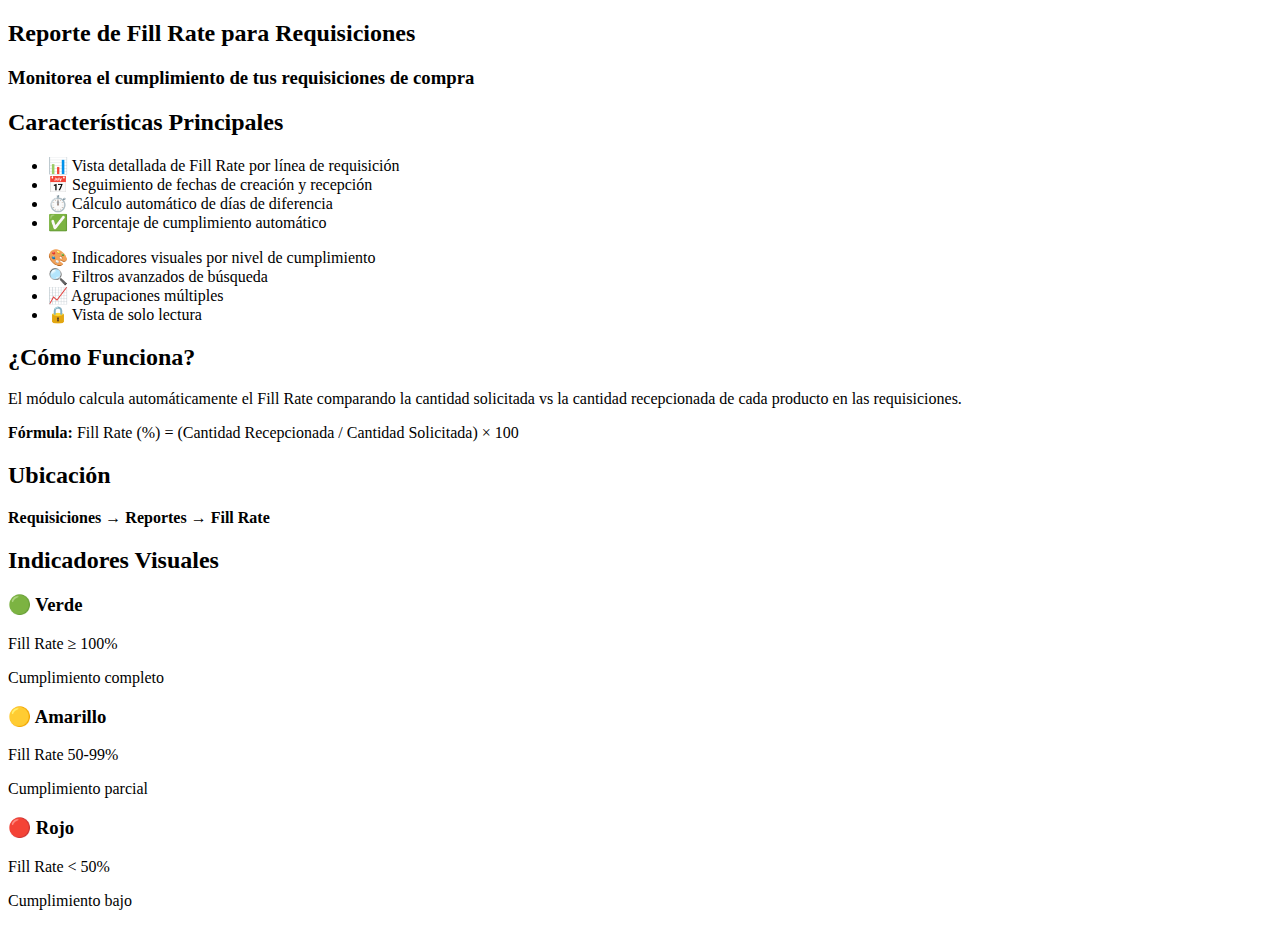
<file: sm_employee_purchase_requisition_fillrate/static/description/index.html>
<!DOCTYPE html>
<html>
<head>
    <meta charset="utf-8">
    <title>Fill Rate Report</title>
</head>
<body>
    <section class="oe_container">
        <div class="oe_row oe_spaced">
            <h2 class="oe_slogan">Reporte de Fill Rate para Requisiciones</h2>
            <h3 class="oe_slogan">Monitorea el cumplimiento de tus requisiciones de compra</h3>
        </div>
    </section>

    <section class="oe_container oe_dark">
        <div class="oe_row oe_spaced">
            <h2>Características Principales</h2>
            <div class="oe_span6">
                <ul>
                    <li>📊 Vista detallada de Fill Rate por línea de requisición</li>
                    <li>📅 Seguimiento de fechas de creación y recepción</li>
                    <li>⏱️ Cálculo automático de días de diferencia</li>
                    <li>✅ Porcentaje de cumplimiento automático</li>
                </ul>
            </div>
            <div class="oe_span6">
                <ul>
                    <li>🎨 Indicadores visuales por nivel de cumplimiento</li>
                    <li>🔍 Filtros avanzados de búsqueda</li>
                    <li>📈 Agrupaciones múltiples</li>
                    <li>🔒 Vista de solo lectura</li>
                </ul>
            </div>
        </div>
    </section>

    <section class="oe_container">
        <div class="oe_row oe_spaced">
            <h2>¿Cómo Funciona?</h2>
            <div class="oe_span12">
                <p class="oe_mt32">
                    El módulo calcula automáticamente el Fill Rate comparando la cantidad solicitada 
                    vs la cantidad recepcionada de cada producto en las requisiciones.
                </p>
                <p>
                    <strong>Fórmula:</strong> Fill Rate (%) = (Cantidad Recepcionada / Cantidad Solicitada) × 100
                </p>
            </div>
        </div>
    </section>

    <section class="oe_container oe_dark">
        <div class="oe_row oe_spaced">
            <h2>Ubicación</h2>
            <div class="oe_span12">
                <p class="oe_mt32 text-center">
                    <strong>Requisiciones → Reportes → Fill Rate</strong>
                </p>
            </div>
        </div>
    </section>

    <section class="oe_container">
        <div class="oe_row oe_spaced">
            <h2>Indicadores Visuales</h2>
            <div class="oe_span4">
                <div class="text-success">
                    <h3>🟢 Verde</h3>
                    <p>Fill Rate ≥ 100%</p>
                    <p>Cumplimiento completo</p>
                </div>
            </div>
            <div class="oe_span4">
                <div class="text-warning">
                    <h3>🟡 Amarillo</h3>
                    <p>Fill Rate 50-99%</p>
                    <p>Cumplimiento parcial</p>
                </div>
            </div>
            <div class="oe_span4">
                <div class="text-danger">
                    <h3>🔴 Rojo</h3>
                    <p>Fill Rate &lt; 50%</p>
                    <p>Cumplimiento bajo</p>
                </div>
            </div>
        </div>
    </section>
</body>
</html>
</file>
